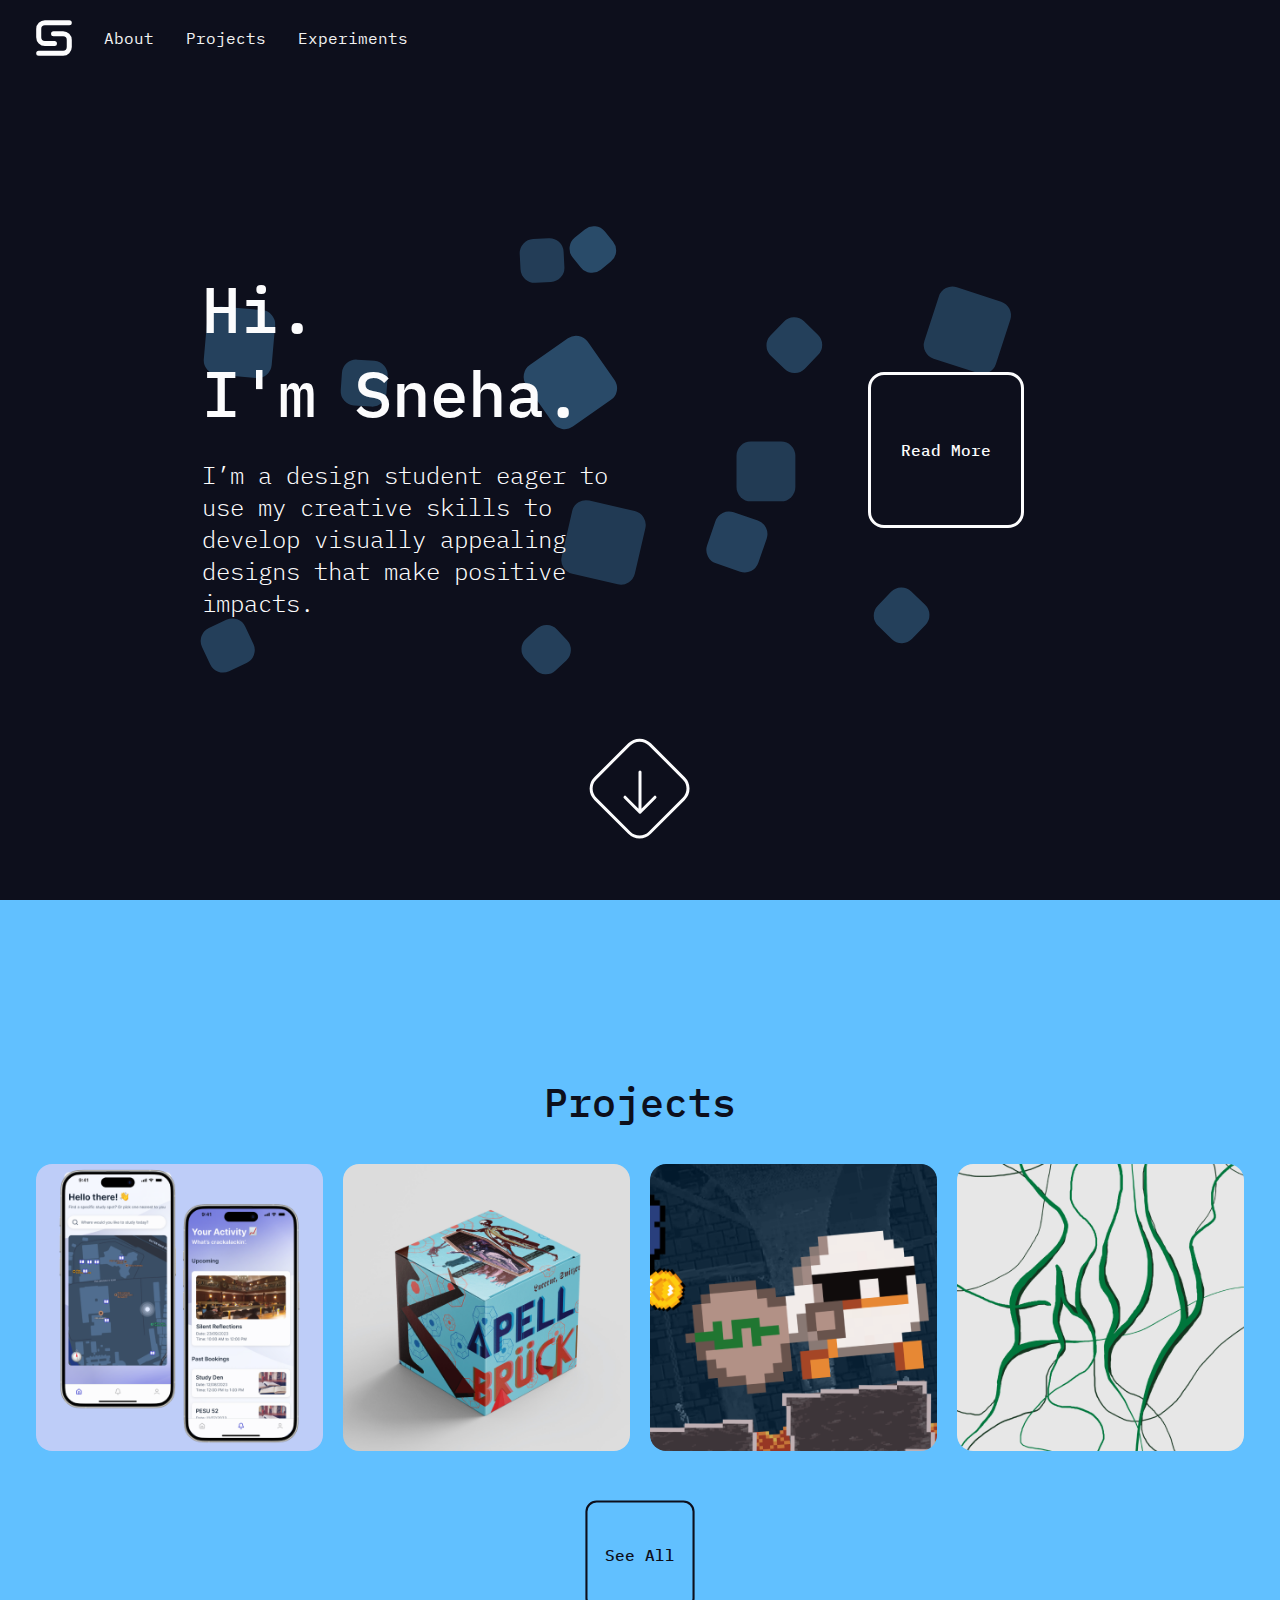
<file: index.html>
<!DOCTYPE html>
<!--home page-->
<html lang="en">
    <head>
        <title>Sneha A K</title>
        <link rel="icon" href="myfavicon.svg" type="image/svg+xml">
        <meta name="viewport" content="width=device-width, initial-scale=1">
        <link rel="stylesheet" href="https://www.w3schools.com/w3css/4/w3.css">
        <link rel="stylesheet" href="Portfolio.css">
        <link rel="preconnect" href="https://fonts.googleapis.com">
        <link rel="preconnect" href="https://fonts.gstatic.com" crossorigin>
        <link href="https://fonts.googleapis.com/css2?family=IBM+Plex+Mono:ital,wght@0,100;0,200;0,300;0,400;0,500;0,600;0,700;1,100;1,200;1,300;1,400;1,500;1,600;1,700&display=swap" rel="stylesheet">
    </head>
    <body>
        <div class="topnav" id="myTopnav"> <!--class to make the topnav highlighted is "active"-->
            <div class="svgcontainer">
              <a href="index.html">
                <svg class="staticsvg" width="4vh" height="4vh" viewBox="0 0 371 370" fill="none" xmlns="http://www.w3.org/2000/svg" style="position: absolute; z-index: 1;">
                  <path d="M343 28H92C56.6538 28 28 56.6538 28 92V178.091C28 213.437 56.6538 242.091 92 242.091H190" stroke="#FCFCFD" stroke-width="52" stroke-linecap="round" stroke-linejoin="round"/>
                  <path d="M181 141.431H279C314.346 141.431 343 170.084 343 205.431V278C343 313.346 314.346 342 279 342H28" stroke="#FCFCFD" stroke-width="52" stroke-linecap="round" stroke-linejoin="round"/>
                </svg>
            
                <svg class="logosvg" width="4vh" height="4vh" viewBox="0 0 371 370" fill="none" xmlns="http://www.w3.org/2000/svg" style="position: absolute; z-index: 2;">
                  <path d="M343 28H92C56.6538 28 28 56.6538 28 92V178.091C28 213.437 56.6538 242.091 92 242.091H190" stroke="#61C0FF" stroke-width="52" stroke-linecap="round" stroke-linejoin="round"/>
                  <path d="M181 141.431H279C314.346 141.431 343 170.084 343 205.431V278C343 313.346 314.346 342 279 342H28" stroke="#61C0FF" stroke-width="52" stroke-linecap="round" stroke-linejoin="round"/>
                </svg>
                  
                </a>
            </div>
            
            <a class="navtag" href="PortfolioAboutcopy.html">About</a>
            <a class="navtag" href="#projects">Projects</a>
            <a class="navtag" href="#experiments">Experiments</a>
          </div>

          
          <script>
            function myFunction() { //this is to make it responsive
              var x = document.getElementById("myTopnav");
              if (x.className === "topnav") {
                x.className += " responsive";
              } else {
                x.className = "topnav";
              }
            }
            //now this is to track the scroll direction
            let lastScrollTop = 0; //tracks the last scroll position
            const navbar = document.getElementById('myTopnav'); // Get the navbar

            window.addEventListener('scroll', function() {
                const currentScroll = window.pageYOffset || document.documentElement.scrollTop;

                if (currentScroll > lastScrollTop) {
                    //hide navbar when scrolling down
                    navbar.style.top = "-80px";
                } else {
                    //show navbar on scrolling up
                    navbar.style.top = "0";
                }

                lastScrollTop = currentScroll <= 0 ? 0 : currentScroll;
            });
          </script>
          
        </div>
    <!--intro header-->
    <a href="#proj" class="movepage">
      <div class="animatedbox svgarrow">
        <svg width="114" height="114" viewBox="0 0 114 114" fill="none" xmlns="http://www.w3.org/2000/svg">
          <g id="navarrow">
            <rect id="Rectangle 24" opacity="1" x="2.12132" y="56.5686" width="77" height="77" rx="14.5" transform="rotate(-45 2.12132 56.5686)" stroke="#FCFCFD" stroke-width="3"/>
            <path id="Icon" opacity="1" d="M57 40.104V80.2474M57 80.2474L72 65.1936M57 80.2474L42 65.1936" stroke="#FCFCFD" stroke-width="3" stroke-linecap="round" stroke-linejoin="round"/>
          </g>
        </svg>
      </div>
    </a>
    
    <div class="container headline" id="intro">
        <div class="headertext">
            <h1>Hi.<br>I'm Sneha.</h1>
            <p>I’m a design student eager to use my creative skills to develop visually appealing designs that make positive impacts.</p>
        </div>
        <a href="PortfolioAboutcopy.html"> <!--diagonal hoverable button-->
          <div class="aboutbutton">
              <div class="roundbut">
              </div>
              <p class="readbutton" style="color:#FCFCFD; position: absolute;">Read More</p>
          </div>
        </a>
    </div>
    <!--end of intro header-->
    <!--projects preview-->
    <div class="container" style="background-color: #61C0FF;" id="proj">
      <div class="center">
        <h2 style="color:#0D0F1C">Projects</h2>
        <div class="row">
          <div class="column">
            <div class="card">
              <a href="#ixd"><img src="BookishApp.png" height="330"></a>
              <div class="card-content"><p class="button">Interaction Design</p></div>
            </div>
          </div>
        
          <div class="column">
            <div class="card">
              <a href="#graphic"><img src="GraphicCube.png" height="330"></a>
              <div class="card-content"><p class="button">Graphic Design</p></div>
            </div>
          </div>
          
          <div class="column">
            <div class="card">
              <a href="#game"><img src="Header.png" height="330"></a>
              <div class="card-content"><p class="button">Game Design</p></div>
            </div>
          </div>
          
          <div class="column">
            <div class="card">
              <a href="#motion"><img src="envyyy.png" height="330"></a>
              <div class="card-content"><p class="button">Motion Graphics</p></div>
            </div>
          </div>
        </div>
        <a href="#proj" style="text-decoration: none"> <!--diagonal hoverable button pt2-->
          <div class="projectsbutton">
              <div class="smallbut">
              </div>
              <p class="seebutton button" style="color:#0D0F1C; position: absolute;">See All</p>
          </div>
        </a>
      </div>
    </div>

    <!--footer-->
    <script>
      window.addEventListener('scroll', () => {
        const footer = document.querySelector('.footer');
        const footerPosition = footer.getBoundingClientRect().top;
        const windowHeight = window.innerHeight;
        if (footerPosition <= window.innerHeight) {
            footer.classList.add('sticky');
            document.querySelector('.footer').style.backgroundColor = '#0D0F1C';
        } else {
            footer.classList.remove('sticky');
            document.querySelector('.footer').style.backgroundColor = '#61C0FF';
        }
      });
    </script>
    <div class="footer">
      <div class="contact">
        <div class="footertext">
          <h5 class="fadeee">Let's get in contact!</h5>
          <div class="footericons fadeee">
            <a href="mailto:snehaak3104@gmail.com" style="text-decoration:none">
              <div class="svgbox">
                <svg width="38" height="38" viewBox="0 0 38 38" fill="none" xmlns="http://www.w3.org/2000/svg">
                  <g clip-path="url(#clip0_159_430)">
                    <path d="M34.6072 4.12598H4.20723C2.10773 4.12598 0.407227 5.82648 0.407227 7.92598V30.726C0.407227 32.8255 2.10773 34.526 4.20723 34.526H34.6072C36.7067 34.526 38.4072 32.8255 38.4072 30.726V7.92598C38.4072 5.82648 36.7067 4.12598 34.6072 4.12598ZM34.6072 12.1744L19.4072 21.4502L4.20723 12.1744V7.92598H34.6072V12.1744Z" fill="#FCFCFD"/>
                  </g>
                  <defs>
                  <clipPath id="clip0_159_430">
                  <rect width="38" height="38" fill="white"/>
                  </clipPath>
                  </defs>
                </svg>
              </div>                          
            </a>
            <a href="https://www.linkedin.com/in/sneha-a-k-1864b5278/">
              <div class="svgbox">
                <svg width="30.4" height="30.4" viewBox="0 0 38 38" fill="none" xmlns="http://www.w3.org/2000/svg">
                  <g clip-path="url(#clip0_163_438)">
                  <path d="M35.1897 0H2.80488C2.79474 0 2.78334 0 2.77067 0C1.25152 0 0.0187148 1.2214 0.000976562 2.73548V35.2622C0.0187148 36.7776 1.25152 38.0003 2.77067 38.0003C2.78334 38.0003 2.79474 38.0003 2.80741 38.0003H35.1859C35.1961 38.0003 35.2087 38.0003 35.2214 38.0003C36.7418 38.0003 37.9772 36.7801 38.0012 35.2648V35.2622V2.73802C37.9772 1.2214 36.7418 0 35.2202 0C35.2075 0 35.1961 0 35.1834 0H35.1897ZM11.2711 32.3823H5.62778V14.2501H11.2711V32.3823ZM8.45069 11.7693C6.64519 11.7693 5.18306 10.3059 5.18306 8.50166C5.18306 6.69743 6.64646 5.23403 8.45069 5.23403C10.2549 5.23403 11.7183 6.69617 11.7183 8.50039C11.7183 8.50166 11.7183 8.50293 11.7183 8.50546C11.7183 10.3084 10.2562 11.7706 8.45322 11.7706C8.45196 11.7706 8.45069 11.7706 8.44942 11.7706L8.45069 11.7693ZM32.3744 32.3823H26.7476V23.5652C26.7476 21.4619 26.7046 18.7569 23.8158 18.7569C20.8814 18.7569 20.4341 21.0451 20.4341 23.4106V32.3836H14.8073V14.2514H20.2124V16.7233H20.2859C21.3349 14.9558 23.2329 13.7902 25.4033 13.7902C25.4806 13.7902 25.5566 13.7914 25.6327 13.794H25.6213C31.3228 13.794 32.377 17.5469 32.377 22.4312V32.3836L32.3744 32.3823Z" fill="#FCFCFD"/>
                  </g>
                  <defs>
                  <clipPath id="clip0_163_438">
                  <rect width="38" height="38" fill="white"/>
                  </clipPath>
                  </defs>
                  </svg>
              </div>        
            </a>
          </div>
        </div>
      </div>
      <a href="#intro" class="backtotop animatedbox svgarrow">
        <svg width="64" height="64" viewBox="0 0 72 72" fill="none" xmlns="http://www.w3.org/2000/svg">
          <g id="navarrow">
          <rect id="Rectangle 24" x="69.8787" y="36" width="47.9117" height="47.9117" rx="10.5" transform="rotate(135 69.8787 36)" stroke="#FCFCFD" stroke-width="3"/>
          <path id="Icon" d="M35.7251 46.478V20.9309M35.7251 20.9309L26.1791 30.5111M35.7251 20.9309L45.271 30.5111" stroke="#FCFCFD" stroke-width="3" stroke-linecap="round" stroke-linejoin="round"/>
          </g>
          </svg>          
      </a>
    </div>
    
</html>
</file>
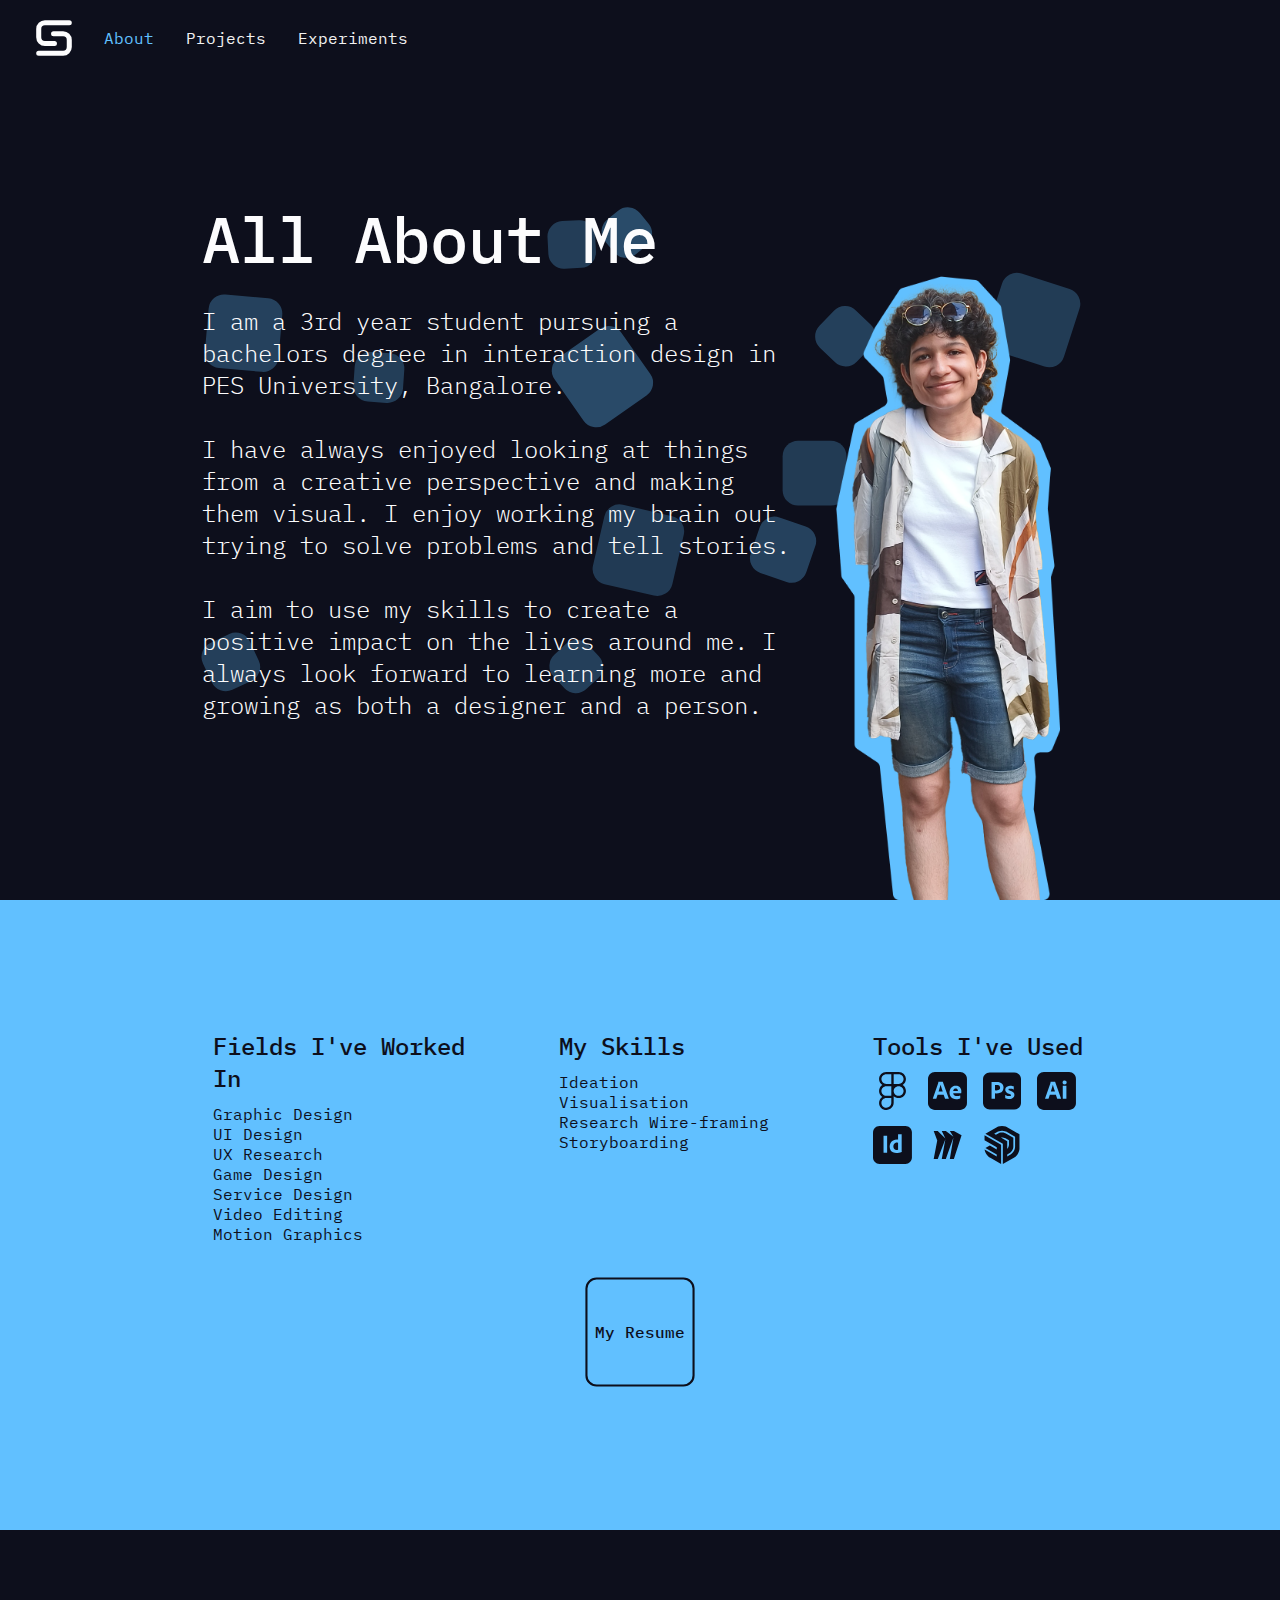
<file: PortfolioAboutcopy.html>
<!DOCTYPE html>
<!--about page-->
<html lang="en">
    <head>
        <title>Sneha A K</title>
        <link rel="icon" href="myfavicon.svg" type="image/svg+xml">
        <meta name="viewport" content="width=device-width, initial-scale=1">
        <link rel="stylesheet" href="https://www.w3schools.com/w3css/4/w3.css">
        <link rel="stylesheet" href="Portfolio.css">
        <link rel="preconnect" href="https://fonts.googleapis.com">
        <link rel="preconnect" href="https://fonts.gstatic.com" crossorigin>
        <link href="https://fonts.googleapis.com/css2?family=IBM+Plex+Mono:ital,wght@0,100;0,200;0,300;0,400;0,500;0,600;0,700;1,100;1,200;1,300;1,400;1,500;1,600;1,700&display=swap" rel="stylesheet">
    </head>
    <body>
        <div class="topnav" id="myTopnav">
            <div class="svgcontainer">
              <a href="index.html">
                <svg class="staticsvg" width="4vh" height="4vh" viewBox="0 0 371 370" fill="none" xmlns="http://www.w3.org/2000/svg" style="position: absolute; z-index: 1;">
                  <path d="M343 28H92C56.6538 28 28 56.6538 28 92V178.091C28 213.437 56.6538 242.091 92 242.091H190" stroke="#FCFCFD" stroke-width="52" stroke-linecap="round" stroke-linejoin="round"/>
                  <path d="M181 141.431H279C314.346 141.431 343 170.084 343 205.431V278C343 313.346 314.346 342 279 342H28" stroke="#FCFCFD" stroke-width="52" stroke-linecap="round" stroke-linejoin="round"/>
                </svg>
            
                <svg class="logosvg" width="4vh" height="4vh" viewBox="0 0 371 370" fill="none" xmlns="http://www.w3.org/2000/svg" style="position: absolute; z-index: 2;">
                  <path d="M343 28H92C56.6538 28 28 56.6538 28 92V178.091C28 213.437 56.6538 242.091 92 242.091H190" stroke="#61C0FF" stroke-width="52" stroke-linecap="round" stroke-linejoin="round"/>
                  <path d="M181 141.431H279C314.346 141.431 343 170.084 343 205.431V278C343 313.346 314.346 342 279 342H28" stroke="#61C0FF" stroke-width="52" stroke-linecap="round" stroke-linejoin="round"/>
                </svg>
                  
                </a>
            </div>
            <a class="navtag active" href="PortfolioAboutcopy.html">About</a>
            <a class="navtag" href="#projects">Projects</a>
            <a class="navtag" href="#experiments">Experiments</a>
        </div>
        <script>
            function myFunction() { //this is to make it responsive
              var x = document.getElementById("myTopnav");
              if (x.className === "topnav") {
                x.className += " responsive";
              } else {
                x.className = "topnav";
              }
            }
            //now this is to track the scroll direction
            let lastScrollTop = 0; //tracks the last scroll position
            const navbar = document.getElementById('myTopnav'); // Get the navbar

            window.addEventListener('scroll', function() {
                const currentScroll = window.pageYOffset || document.documentElement.scrollTop;

                if (currentScroll > lastScrollTop) {
                    //hide navbar when scrolling down
                    navbar.style.top = "-80px";
                } else {
                    //show navbar on scrolling up
                    navbar.style.top = "0";
                }

                lastScrollTop = currentScroll <= 0 ? 0 : currentScroll;
            });
        </script>
        <div>
          <div class="container aboutline" id="desc" style="position: relative;" id="aboutme">
            <div class="abouttext">
                <h1>All About Me</h1>
                <p>I am a 3rd year student pursuing a bachelors degree in interaction design in PES University, Bangalore.<br><br>

                    I have always enjoyed looking at things from a creative perspective and making them visual. I enjoy working my brain out trying to solve problems and tell stories.<br><br>
                    
                    I aim to use my skills to create a positive impact on the lives around me. I always look forward to learning more and growing as both a designer and a person.</p>
            </div>
        
            <div class="mypic", style=" position: static;bottom:-16px">
                <img src="mypic.png" alt="its me">
            </div>
        </div>      
        <div class="skilldiv" style="background-color: #61C0FF;">
              <div class="skilline">
                <div class="skilltext" >
                    <h3 style="padding-right: 16px;">Fields I've Worked In</h3>
                    <h5>Graphic Design<br>
                    UI Design<br>UX Research<br>Game Design<br>
                    Service Design<br>
                    Video Editing<br>
                    Motion Graphics</h5>
                </div>
                <div class="myskills">
                    <h3>My Skills</h3>
                    <h5>Ideation<br>Visualisation<br>Research
                        Wire-framing<br>Storyboarding                                   
                        </h5>
                </div>
                <div class="skilltext">
                  <h3>Tools I've Used</h3>
                  <img src="Group_2081.svg" style="max-width: 100%;">
                </div>
              </div>
              <a href="snehascv.pdf" class="center" style="text-decoration: none;" target="_blank"> <!--diagonal hoverable button pt3-->
                <div class="projectsbutton">
                    <div class="smallbut">
                    </div>
                    <p class="seebutton button" style="color:#0D0F1C; position: absolute;">My Resume</p>
                </div>
              </a>
        </div>

        <!--footer-->
    <script>
        window.addEventListener('scroll', () => {
          const footer = document.querySelector('.footer');
          const footerPosition = footer.getBoundingClientRect().top;
          const windowHeight = window.innerHeight;
          if (footerPosition <= window.innerHeight) {
              footer.classList.add('sticky');
              document.querySelector('.footer').style.backgroundColor = '#0D0F1C';
          } else {
              footer.classList.remove('sticky');
              document.querySelector('.footer').style.backgroundColor = '#61C0FF';
          }
        });
      </script>
      <div class="footer">
        <div class="contact">
          <div class="footertext">
            <h5 class="fadeee">Let's get in contact!</h5>
            <div class="footericons fadeee">
              <a href="mailto:snehaak3104@gmail.com" style="text-decoration:none">
                <div class="svgbox">
                  <svg width="38" height="38" viewBox="0 0 38 38" fill="none" xmlns="http://www.w3.org/2000/svg">
                    <g clip-path="url(#clip0_159_430)">
                      <path d="M34.6072 4.12598H4.20723C2.10773 4.12598 0.407227 5.82648 0.407227 7.92598V30.726C0.407227 32.8255 2.10773 34.526 4.20723 34.526H34.6072C36.7067 34.526 38.4072 32.8255 38.4072 30.726V7.92598C38.4072 5.82648 36.7067 4.12598 34.6072 4.12598ZM34.6072 12.1744L19.4072 21.4502L4.20723 12.1744V7.92598H34.6072V12.1744Z" fill="#FCFCFD"/>
                    </g>
                    <defs>
                    <clipPath id="clip0_159_430">
                    <rect width="38" height="38" fill="white"/>
                    </clipPath>
                    </defs>
                  </svg>
                </div>                          
              </a>
              <a href="https://www.linkedin.com/in/sneha-a-k-1864b5278/">
                <div class="svgbox">
                  <svg width="30.4" height="30.4" viewBox="0 0 38 38" fill="none" xmlns="http://www.w3.org/2000/svg">
                    <g clip-path="url(#clip0_163_438)">
                    <path d="M35.1897 0H2.80488C2.79474 0 2.78334 0 2.77067 0C1.25152 0 0.0187148 1.2214 0.000976562 2.73548V35.2622C0.0187148 36.7776 1.25152 38.0003 2.77067 38.0003C2.78334 38.0003 2.79474 38.0003 2.80741 38.0003H35.1859C35.1961 38.0003 35.2087 38.0003 35.2214 38.0003C36.7418 38.0003 37.9772 36.7801 38.0012 35.2648V35.2622V2.73802C37.9772 1.2214 36.7418 0 35.2202 0C35.2075 0 35.1961 0 35.1834 0H35.1897ZM11.2711 32.3823H5.62778V14.2501H11.2711V32.3823ZM8.45069 11.7693C6.64519 11.7693 5.18306 10.3059 5.18306 8.50166C5.18306 6.69743 6.64646 5.23403 8.45069 5.23403C10.2549 5.23403 11.7183 6.69617 11.7183 8.50039C11.7183 8.50166 11.7183 8.50293 11.7183 8.50546C11.7183 10.3084 10.2562 11.7706 8.45322 11.7706C8.45196 11.7706 8.45069 11.7706 8.44942 11.7706L8.45069 11.7693ZM32.3744 32.3823H26.7476V23.5652C26.7476 21.4619 26.7046 18.7569 23.8158 18.7569C20.8814 18.7569 20.4341 21.0451 20.4341 23.4106V32.3836H14.8073V14.2514H20.2124V16.7233H20.2859C21.3349 14.9558 23.2329 13.7902 25.4033 13.7902C25.4806 13.7902 25.5566 13.7914 25.6327 13.794H25.6213C31.3228 13.794 32.377 17.5469 32.377 22.4312V32.3836L32.3744 32.3823Z" fill="#FCFCFD"/>
                    </g>
                    <defs>
                    <clipPath id="clip0_163_438">
                    <rect width="38" height="38" fill="white"/>
                    </clipPath>
                    </defs>
                    </svg>
                </div>        
              </a>
            </div>
          </div>
        </div>
        <a href="#" class="backtotop animatedbox svgarrow">
          <svg width="64" height="64" viewBox="0 0 72 72" fill="none" xmlns="http://www.w3.org/2000/svg">
            <g id="navarrow">
            <rect id="Rectangle 24" x="69.8787" y="36" width="47.9117" height="47.9117" rx="10.5" transform="rotate(135 69.8787 36)" stroke="#FCFCFD" stroke-width="3"/>
            <path id="Icon" d="M35.7251 46.478V20.9309M35.7251 20.9309L26.1791 30.5111M35.7251 20.9309L45.271 30.5111" stroke="#FCFCFD" stroke-width="3" stroke-linecap="round" stroke-linejoin="round"/>
            </g>
            </svg>          
        </a>
      </div>
    </body>
</file>
<file: Portfolio.css>
/*css for the portfolio stuff*/
html {
    scroll-behavior: smooth;
    height: 100%;
}

/*font details*/
.ibm-plex-mono-thin {
font-family: "IBM Plex Mono", monospace;
font-weight: 100;
font-style: normal;
}

.ibm-plex-mono-extralight {
font-family: "IBM Plex Mono", monospace;
font-weight: 200;
font-style: normal;
}

.ibm-plex-mono-light {
font-family: "IBM Plex Mono", monospace;
font-weight: 300;
font-style: normal;
}

.ibm-plex-mono-regular {
font-family: "IBM Plex Mono", monospace;
font-weight: 400;
font-style: normal;
}

.ibm-plex-mono-medium {
font-family: "IBM Plex Mono", monospace;
font-weight: 500;
font-style: normal;
}

.ibm-plex-mono-semibold {
font-family: "IBM Plex Mono", monospace;
font-weight: 600;
font-style: normal;
}

.ibm-plex-mono-bold {
font-family: "IBM Plex Mono", monospace;
font-weight: 700;
font-style: normal;
}

.ibm-plex-mono-thin-italic {
font-family: "IBM Plex Mono", monospace;
font-weight: 100;
font-style: italic;
}

.ibm-plex-mono-extralight-italic {
font-family: "IBM Plex Mono", monospace;
font-weight: 200;
font-style: italic;
}

.ibm-plex-mono-light-italic {
font-family: "IBM Plex Mono", monospace;
font-weight: 300;
font-style: italic;
}

.ibm-plex-mono-regular-italic {
font-family: "IBM Plex Mono", monospace;
font-weight: 400;
font-style: italic;
}

.ibm-plex-mono-medium-italic {
font-family: "IBM Plex Mono", monospace;
font-weight: 500;
font-style: italic;
}

.ibm-plex-mono-semibold-italic {
font-family: "IBM Plex Mono", monospace;
font-weight: 600;
font-style: italic;
}

.ibm-plex-mono-bold-italic {
font-family: "IBM Plex Mono", monospace;
font-weight: 700;
font-style: italic;
}
/*end of font stuff*/




body {
    font-family: 'IBM Plex Mono', monospace;
    min-height: 100vh;
    background-color: #0D0F1C;
    color: #FCFCFD;
    height: 100%;
}
.center {
    text-align: center;
    display: flex;
    flex-direction: column;
    align-items: center;
}

.footericons{
    display: flex;
    justify-content: flex-start;
    align-items: center;
    gap: 16px;
}

/*font library*/
h1 {
    color: #FCFCFD;
    font-family: "IBM Plex Mono";
    font-size: 64px;
    font-style: normal;
    font-weight: 500;
    line-height: normal;
}
h2 {
    color: #FCFCFD;
    font-family: "IBM Plex Mono";
    font-size: 39.5px;
    font-style: normal;
    font-weight: 500;
    line-height: normal;
}
h3 {
    font-family: "IBM Plex Mono";
    font-size: 24px;
    font-style: normal;
    font-weight: 500;
    line-height: normal;
}
p,h4{
    color: #FCFCFD;
    font-family: "IBM Plex Mono";
    font-size: 24px;
    font-style: normal;
    font-weight: 350;
    line-height: normal;
}
.minibod,h5{
    font-family: "IBM Plex Mono";
    font-size: 16px;
    font-style: normal;
    font-weight: 400;
    line-height: normal;
}
.button,.readbutton{
    font-family: "IBM Plex Mono";
    font-size: 16px;
    font-style: normal;
    font-weight: 500;
    line-height: normal;
}
/*end of font library*/


.topnav {
    overflow: hidden;
    position: fixed;
    background-color: #0D0F1C;
    height:auto;
    padding-top: 4px;
    padding-bottom: 4px;
    width: 100vw;
    display: flex;
    align-items: center;     /* centers vertically */
    justify-content: flex-start; /*left align*/
    z-index: 1000;
    transition: top 0.3s ease;
  }
  
  .topnav a {
    float: left;
    display: block;
    color: #f2f2f2;
    text-align: center;
    margin: 8px 16px;
    padding: 6px 0px;
    text-decoration: none;
    font-size: 16px;
  }
  
  .topnav a:hover {
    color: #009AFF;
  }
  
  .topnav a.active {
    color: #61C0FF;
  }
  
  .topnav .icon {
    display: none;
  }

  .navtag{
    transition: transform 0.25s ease;
    display: inline-block;
    position: relative;
    padding-bottom: 0%;
  }

  .navtag::after {
    content: '';
    position: absolute;
    width: 100%;
    transform: scaleX(0);
    height: 2px;
    bottom: 0;
    left: 0;
    background-color: #009AFF;
    transform-origin: bottom right;
    transition: transform 0.25s ease-out;
  }
  
  .navtag:hover::after {
    transform: scaleX(1);
    transform-origin: bottom left;
  }

  @media screen and (max-width: 600px) {
    .topnav.responsive {position: relative;}

    .topnav.responsive a {
      float: none;
      display: block;
      text-align: left;
    }
  }

  .headline {
    background-image: url(particlebg.svg);
    background-size: contain;
    background-position: center center;
    background-repeat: no-repeat;
    margin-right: 20%;
    margin-left: 14.5%;
    display:flex;
    justify-content: space-between; /* auto space btwn stuff */
    align-items: center; /* center text vertically */
    padding-left:16px;
    max-width: 100vh;
  }
.aboutline,.skilline{
    margin-right: 14.5%;
    margin-left: 14.5%;
    display:flex;
    justify-content: space-between; /* auto space btwn stuff */
    align-items: center;
    padding-left:16px;
    gap: 16px;
    max-width: 100vh;
    position: relative;
    z-index: 1;
}
.aboutline{
  background-image: url(particlebg.svg);
  background-size: contain;
  background-position: center center;
  background-repeat: no-repeat;
}
.skilline{
  color: #0D0F1C;
  min-height:fit-content;
  align-items: flex-start;
}
.skilltext,.myskills{
  max-width: 32%;
  box-sizing: border-box;
}
.myskills{
  padding-right: 36px;
}
  .container {
    display: flex; /* enables flexbox */
    align-items: center; /* vertically center text and button */
    gap: 10px; 
    min-height: 100vh;
    max-width: 100vw;
}

.footer {
    min-height: 25vh;
    background-color: #61C0FF;
    color: #FCFCFD;
    display: flex; 
    justify-content: space-between; 
    align-items: center;
    padding-left: 36px;
    padding-right: 36px;
    position: sticky;
    opacity: 0;
    transition: opacity 0.65s ease-in-out;
}
.fadeee {
    opacity: 0;
    transition: opacity 1s ease-in-out;
}
.footer.sticky {
    opacity: 1;
}
.footer.sticky .fadeee{
    opacity:1;
}

.contact {
    display: flex;
    flex-direction: column; /* Stack items vertically */
    row-gap: 16px; /* Space between elements in the column */
}

.footer a img {
    margin-right: 10px; /* Adds space between icons */
}

.backtotop {
    margin-left: auto; /* Pushes the go-to-top button to the far right */
}


.headertext {
    width:55%;
}
.abouttext {
    width:48vw;
    text-align: left;
    padding-top: 32px;
}
.movepage {
    position: absolute;
    display: flex;
    justify-content: center; /* center horizontally */
    align-items: center; /* center vertically */
    width: 100vw;
    padding-bottom: 6vh;
    bottom: 0;
}

.projview {
    display:flex;
    justify-content: center;
    align-items: center;
    max-width: 100vw;
    padding: 2vw;
}

/* responsive on mobile */
@media (max-width: 600px) {
    .container {
        flex-direction: column; /* to stack items vertically on smaller screens */
        padding-top: 8vh;
        padding-bottom: 10vh;
        max-width: 100vw;
        align-items: center;
        justify-content: center;
    }

    .headertext {
        width:90%;
        text-align: center;
        padding-bottom: 16px;
    }
    .abouttext {
        width:95%;
        text-align: center;
    }
    .headline {
        margin-right: 14.5%;
        margin-left: 14.5%;
        padding-left:0px;
    }
    .movepage{
        display: none;
    }
}



.aboutbutton,.projectsbutton {
    display: flex;
    width: 156px;
    height: 156px;
    padding: 35.516px 36.484px 35.484px 35.516px;
    justify-content: center;
    align-items: center;
    flex-shrink: 0;
    position: relative;
    transition: transform 0.7s ease;
}

.roundbut{
    position: absolute;
    height: 80%;
    width:80%;
    gap: 10px;
    border:3px solid #FCFCFD;
    background-color: transparent;
    border-radius: 16px;
    display: flex;
    justify-content: center; /* center text horizontally */
    align-items: center; /* center text vertically */
    width: 100%; /* make the inner container fill the entire button */
    height: 100%;
    transition: transform 0.7s ease, background-color 0.3s ease;
}
.readbutton{
    transition: color 0.6s ease;
}
.smallbut{
    position: absolute;
    height: 80%;
    width:80%;
    scale: 0.7;
    gap: 10px;
    border:3px solid #0D0F1C;
    background-color: transparent;
    border-radius: 16px;
    display: flex;
    justify-content: center; /* center text horizontally */
    align-items: center; /* center text vertically */
    width: 100%; /* make the inner container fill the entire button */
    height: 100%;
    transition: transform 0.7s ease, background-color 0.3s ease;
}
.seebutton{
    color: #0D0F1C;
    font-family: "IBM Plex Mono";
    font-size: 16px;
    font-style: normal;
    font-weight: 500;
    line-height: normal;
    transition: color 0.6s ease;
}

.aboutbutton:hover .roundbut{
    transform: rotate(135deg);
    border: transparent;
    background-color: #61C0FF;
}
.aboutbutton:hover .readbutton{
    color: #0D0F1C !important;
}

.projectsbutton:hover .smallbut{
    transform: rotate(135deg);
    border: transparent;
    background-color: #0D0F1C;
}
.projectsbutton:hover .seebutton{
    color: #61C0FF !important;
}


/*home page cards*/
.column,.row,.card {
    box-sizing: border-box;
  }
/* Float four columns side by side */
.column {
    float: left;
    width: 25%;
    padding: 0 10px;
    justify-content: center;
  }
  
  /* Remove extra left and right margins, due to padding */
  .row {
    width:100vw;
    padding: 2vw;
}
  
  /* Clear floats after the columns */
  .row:after {
    content: "";
    display: table;
    clear: both;
  }
  
  /* Responsive columns */
  @media screen and (max-width: 600px) {
    .column {
      width: 70%;
      display: block;
      margin-bottom: 20px;
    }
    .row {
        display: flex;
        justify-content: center;
        flex-wrap: wrap;
    }
  }
  
  /*counter cards */
  .card {
    position: relative;
    padding: 0%;
    text-align: center;
    background-color: transparent;
    border-radius: 16px;
    overflow: hidden;
    transition: transform 0.3s ease;
  }
  .card:hover{
    box-shadow: 0px 8px 27.9px 10px rgba(8, 80, 128, 0.25);
    transform: scale(1.025);
  }
  .card-content {
    position: absolute;
    top: 50%;
    left: 50%;
    transform: translate(-50%, -50%); 
    color: #FCFCFD; 
    font-family: "IBM Plex Mono"; 
    font-size: 16px; 
    font-weight: 600px;
    opacity: 0; 
    transition: opacity 0.3s ease;
}
.card img {
    width: 100%; 
    height: auto; 
    display: block; 
    margin: 0; 
    transition: filter 0.3s ease;
}
.card:hover img {
    filter: brightness(40%);
}

.card:hover .card-content {
    opacity: 1; /* Show the text on hover */
}

@media screen and (max-width: 600px) {
    .card-content {
        opacity: 1; /* Show the text by default */
    }

    .card img {
        filter: brightness(40%); /* Darken the image by default */
    }
}

.svgbox,.svgarrow {
    display: inline;  
    align-items: center; 
    transition: fill 0.5s ease, stroke 0.5s ease;
  }
  
.svgbox:hover svg path{
    fill: #61C0FF;
}

.logosvg{
  stroke: #FCFCFD;
  transition: stroke 0.5s ease;
  stroke-dasharray: 1000; 
  stroke-dashoffset: 1000;
  transition: stroke 0.5s ease;
}
.logosvg:hover path{
  stroke: #61C0FF;
  animation: draw 2s ease forwards;
}
.svgcontainer{
  position: relative;
  display: inline-block;
  width: 4vh; 
  height: 4vh;
  overflow: visible;
  margin: 16px;
  margin-left: 36px;
}
.staticsvg,.logosvg {
  position: absolute;
  top: 0;
  left: 0;
  width: 100%;
  height: 100%; 
}
.svgcontainer:hover .logosvg path {
  animation: draw 1s ease forwards alternate;
}
.svgcontainer .logosvg path {
  animation: reverseDraw 2s ease forwards;
}
@keyframes draw {
  from {
    stroke-dasharray: 0, 1000;
  }
  to {
    stroke-dasharray: 1000, 0;
  }
}
@keyframes reversedraw{
  from {
    stroke-dasharray: 1000, 0;
  }
  to {
    stroke-dasharray: 0, 1000;
  }
}

.svgarrow:hover svg rect,.svgarrow:hover svg path{
    stroke: #61C0FF;
    opacity: 1;
    transition: stroke 0.5s ease, fill 0.5s ease, opacity 0.5s ease;
}

.animatedbox {
    display: flex;
    justify-content: center;
    align-items: center;
    font-size: 18px;
    transition: filter 0.1s ease;
    animation: upDown 1.5s ease-in-out infinite;
    animation-play-state: paused;
}
@keyframes upDown {
    0% { transform: translateY(0); }
    50% { transform: translateY(-20px); } 
    100% { transform: translateY(0); } 

}
.animatedbox:hover {
    animation-play-state: running;
    filter: drop-shadow(0 0 10px #61C0FF);
}


/*about page specific stuff*/
#abcont{
    position: fixed;
    bottom:100px
}
.mypic {
    position: sticky;
    top: 0;
    width: 270px;
    z-index: 2;
    height: auto;
    align-self: flex-end;
    margin-left: 36px;
  }
  
  .mypic img {
    width: 100%;
    height: auto;
    display: block;
  }
  
  .scrollingdiv {
    position: static;
    bottom: 10px;
    left: 0;
    width: 100vw;
    padding: 16px;
    background-color: #61C0FF;
    color: #0D0F1C;
    overflow-y: auto;
    z-index: 300;
    height: 70vh;
  }
  .skilldiv {
    position: static;
    bottom: 10px;
    left: 0;
    width: 100vw;
    padding: 16px;
    background-color: #61C0FF;
    color: #0D0F1C;
    z-index: 300;
    height: 70vh;
    align-content: center;
  }

  #desc {
    position: fixed;
  }

  @media (max-width: 600px){
    .mypic{
        position: relative;
        margin-left: 0%;
        align-self: center;
    }
    .scrollingdiv{
        position: absolute;
        bottom: 0px;
    }
    .skilldiv{
      min-height: fit-content;
    }
  }


  .parallax {
    perspective: 1px;
    height: 100vh;
    overflow-x: hidden;
  }
  .parallax__layer {
    position: absolute;
    top: 0;
    right: 0;
    bottom: 0;
    left: 0;
  }
  .parallax__layer--base {
    transform: translateZ(0);
  }
  .parallax__layer--back {
    display: flex;
    align-items: flex-end;
    justify-content: flex-end;
    margin-right: 14.5%;
    transform: translateZ(-1px) scale(2);
  }
  .parallax__layer--deep {
    transform: translateZ(-2px) scale(310);
  }
  .parallax__group1,.parallax__group2 {
    position: relative;
    height: 100vh;
    transform-style: preserve-3d;
  }
@media (max-width: 600px){
  .parallax__layer--back{
    justify-content: center;
  }
  .parallax__group2{
    position: absolute;
  }
  .parallax__group1{
    min-height: 165vh;
  }
  .aboutline{
    background-color: #0D0F1C;
    padding-left: 0%;
    padding-bottom: 0%;
  }
  .skilltext{
    min-width: 100%;
    display: inline-flex;
    align-items: center;
    margin-bottom: 36px;
    justify-content:space-between;
  }
  .myskills{
    display: inline-flex;
    justify-content:space-between;
    gap: auto;
    min-width: 100%;
    padding: 0%;
    margin-bottom: 36px
  }
  .skilline{
    display: inline-block;
  }
}
</file>
